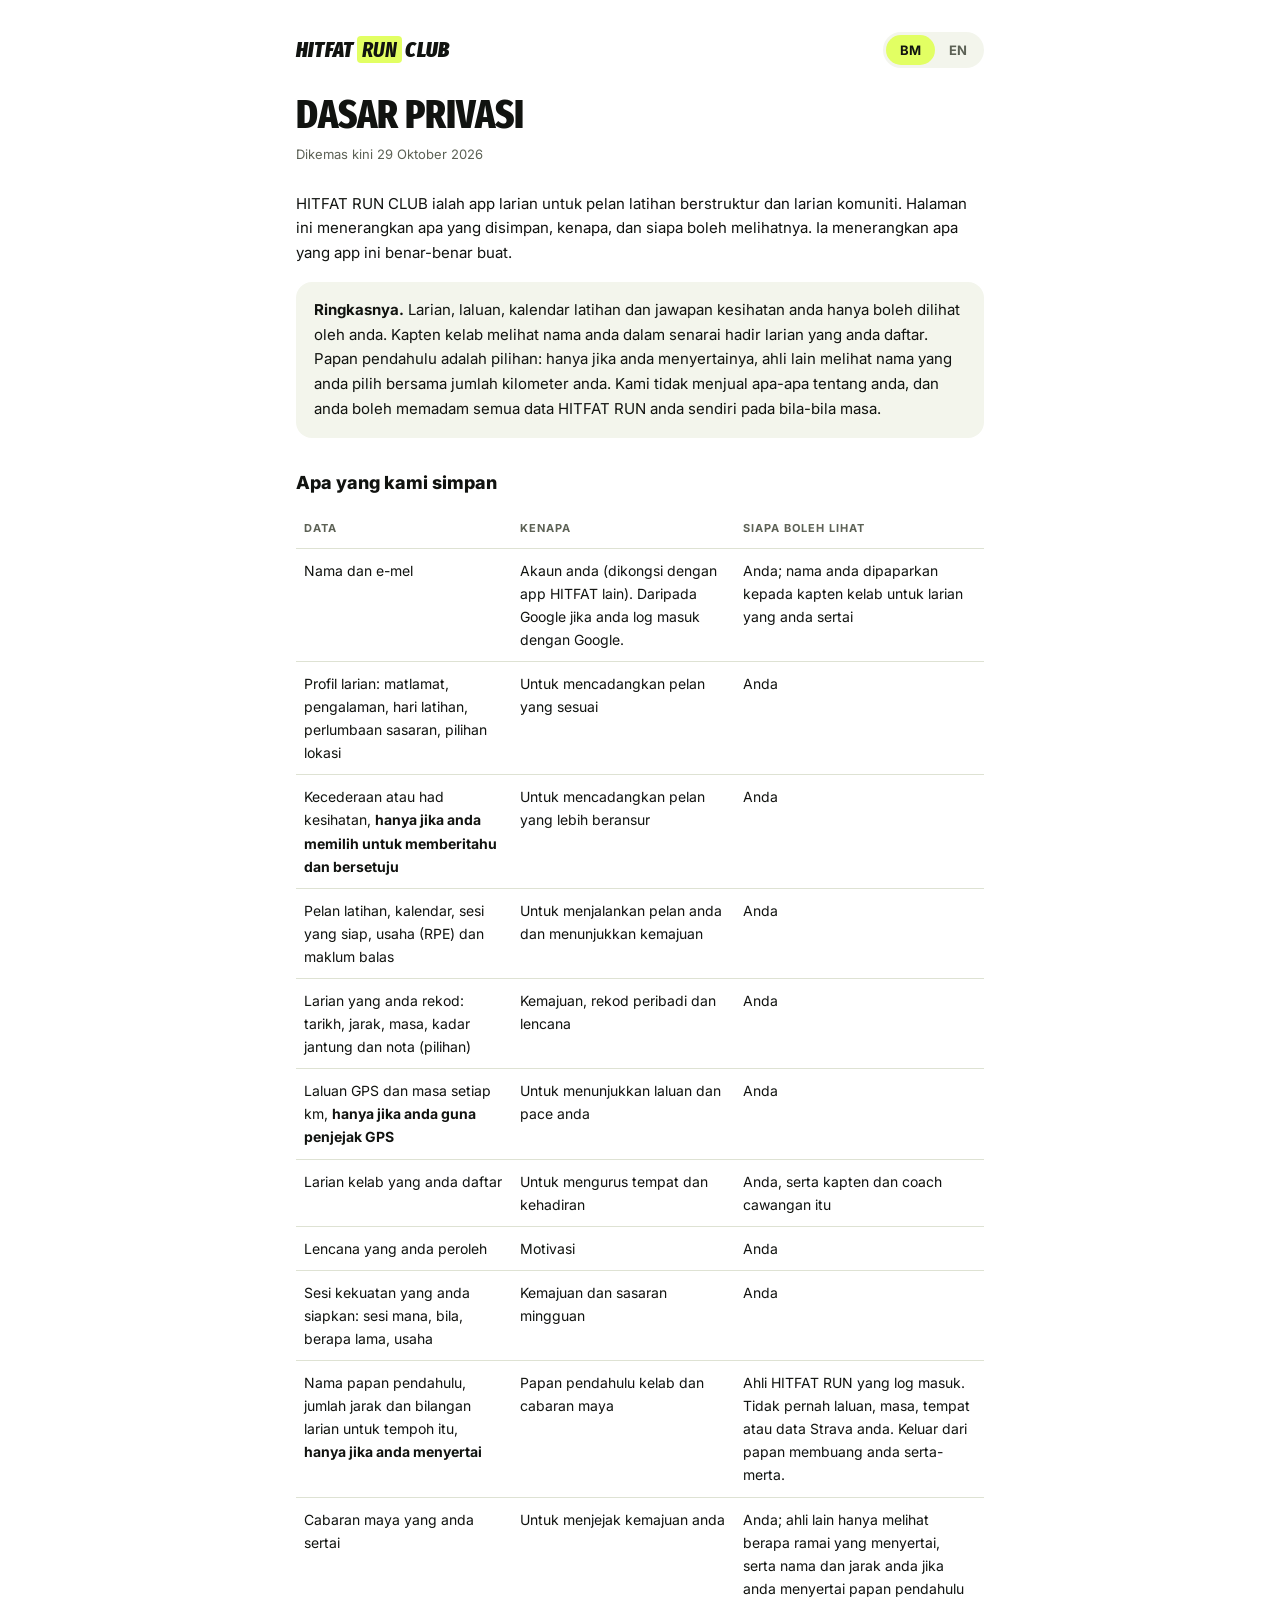
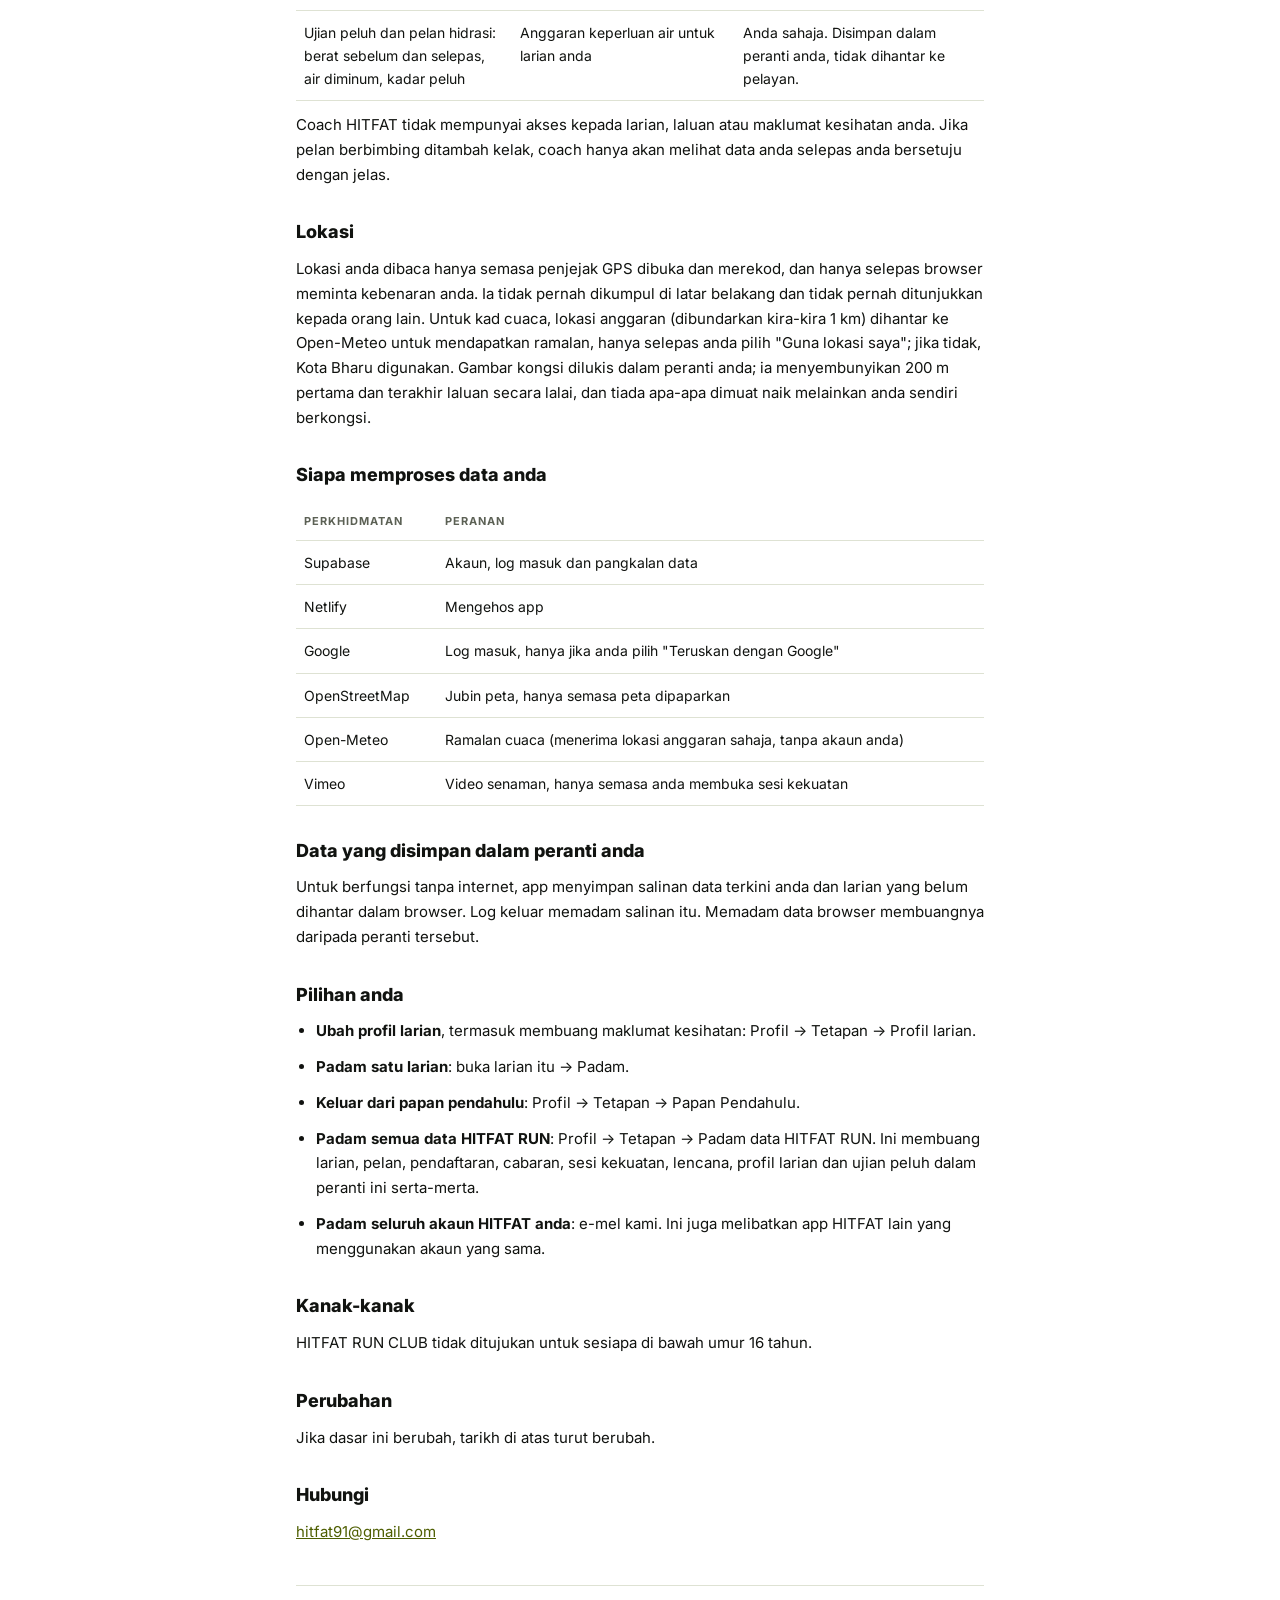
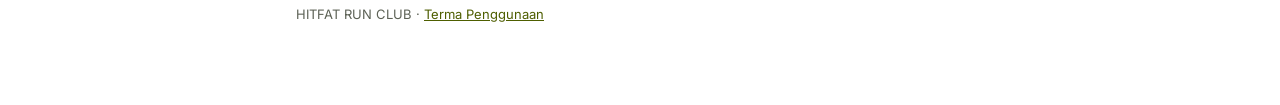
<file: privacy.html>
<!DOCTYPE html>
<html lang="ms">
<head>
<meta charset="UTF-8">
<meta name="viewport" content="width=device-width, initial-scale=1.0, viewport-fit=cover">
<title>Dasar Privasi · Privacy Policy — HITFAT RUN CLUB</title>
<link rel="icon" type="image/png" sizes="32x32" href="/favicon-32.png">
<link rel="stylesheet" href="https://fonts.googleapis.com/css2?family=Fira+Sans+Extra+Condensed:ital,wght@0,800;1,900&family=Inter:wght@400;600;800&display=swap">
<link rel="stylesheet" href="/legal.css">
<script src="/legal.js" defer></script>
</head>
<body>
<div class="wrap">
  <div class="top"><a class="brand" href="/">HITFAT <b>RUN</b> CLUB</a>
    <div class="lang" role="group" aria-label="Bahasa / Language"><button data-lang="ms">BM</button><button data-lang="en">EN</button></div></div>

<section lang="ms">
  <h1>Dasar Privasi</h1>
  <div class="upd">Dikemas kini 29 Oktober 2026</div>

  <p>HITFAT RUN CLUB ialah app larian untuk pelan latihan berstruktur dan larian komuniti. Halaman ini menerangkan
     apa yang disimpan, kenapa, dan siapa boleh melihatnya. Ia menerangkan apa yang app ini benar-benar buat.</p>

  <div class="card"><p><b>Ringkasnya.</b> Larian, laluan, kalendar latihan dan jawapan kesihatan anda hanya boleh dilihat
     oleh anda. Kapten kelab melihat nama anda dalam senarai hadir larian yang anda daftar. Papan pendahulu adalah
     pilihan: hanya jika anda menyertainya, ahli lain melihat nama yang anda pilih bersama jumlah kilometer anda.
     Kami tidak menjual apa-apa tentang anda, dan anda boleh memadam semua data HITFAT RUN anda sendiri pada bila-bila masa.</p></div>

  <h2>Apa yang kami simpan</h2>
  <table>
    <tr><th>Data</th><th>Kenapa</th><th>Siapa boleh lihat</th></tr>
    <tr><td>Nama dan e-mel</td><td>Akaun anda (dikongsi dengan app HITFAT lain). Daripada Google jika anda log masuk dengan Google.</td><td>Anda; nama anda dipaparkan kepada kapten kelab untuk larian yang anda sertai</td></tr>
    <tr><td>Profil larian: matlamat, pengalaman, hari latihan, perlumbaan sasaran, pilihan lokasi</td><td>Untuk mencadangkan pelan yang sesuai</td><td>Anda</td></tr>
    <tr><td>Kecederaan atau had kesihatan, <b>hanya jika anda memilih untuk memberitahu dan bersetuju</b></td><td>Untuk mencadangkan pelan yang lebih beransur</td><td>Anda</td></tr>
    <tr><td>Pelan latihan, kalendar, sesi yang siap, usaha (RPE) dan maklum balas</td><td>Untuk menjalankan pelan anda dan menunjukkan kemajuan</td><td>Anda</td></tr>
    <tr><td>Larian yang anda rekod: tarikh, jarak, masa, kadar jantung dan nota (pilihan)</td><td>Kemajuan, rekod peribadi dan lencana</td><td>Anda</td></tr>
    <tr><td>Laluan GPS dan masa setiap km, <b>hanya jika anda guna penjejak GPS</b></td><td>Untuk menunjukkan laluan dan pace anda</td><td>Anda</td></tr>
    <tr><td>Larian kelab yang anda daftar</td><td>Untuk mengurus tempat dan kehadiran</td><td>Anda, serta kapten dan coach cawangan itu</td></tr>
    <tr><td>Lencana yang anda peroleh</td><td>Motivasi</td><td>Anda</td></tr>
    <tr><td>Sesi kekuatan yang anda siapkan: sesi mana, bila, berapa lama, usaha</td><td>Kemajuan dan sasaran mingguan</td><td>Anda</td></tr>
    <tr><td>Nama papan pendahulu, jumlah jarak dan bilangan larian untuk tempoh itu, <b>hanya jika anda menyertai</b></td><td>Papan pendahulu kelab dan cabaran maya</td><td>Ahli HITFAT RUN yang log masuk. Tidak pernah laluan, masa, tempat atau data Strava anda. Keluar dari papan membuang anda serta-merta.</td></tr>
    <tr><td>Cabaran maya yang anda sertai</td><td>Untuk menjejak kemajuan anda</td><td>Anda; ahli lain hanya melihat berapa ramai yang menyertai, serta nama dan jarak anda jika anda menyertai papan pendahulu</td></tr>
    <tr><td>Ujian peluh dan pelan hidrasi: berat sebelum dan selepas, air diminum, kadar peluh</td><td>Anggaran keperluan air untuk larian anda</td><td>Anda sahaja. Disimpan dalam peranti anda, tidak dihantar ke pelayan.</td></tr>
  </table>
  <p>Coach HITFAT tidak mempunyai akses kepada larian, laluan atau maklumat kesihatan anda. Jika pelan berbimbing
     ditambah kelak, coach hanya akan melihat data anda selepas anda bersetuju dengan jelas.</p>

  <h2>Lokasi</h2>
  <p>Lokasi anda dibaca hanya semasa penjejak GPS dibuka dan merekod, dan hanya selepas browser meminta kebenaran anda.
     Ia tidak pernah dikumpul di latar belakang dan tidak pernah ditunjukkan kepada orang lain. Untuk kad cuaca, lokasi
     anggaran (dibundarkan kira-kira 1 km) dihantar ke Open-Meteo untuk mendapatkan ramalan, hanya selepas anda pilih "Guna lokasi saya";
     jika tidak, Kota Bharu digunakan. Gambar kongsi dilukis dalam peranti anda; ia menyembunyikan 200 m pertama dan terakhir laluan secara lalai, dan tiada apa-apa
     dimuat naik melainkan anda sendiri berkongsi.</p>

  <h2>Siapa memproses data anda</h2>
  <table>
    <tr><th>Perkhidmatan</th><th>Peranan</th></tr>
    <tr><td>Supabase</td><td>Akaun, log masuk dan pangkalan data</td></tr>
    <tr><td>Netlify</td><td>Mengehos app</td></tr>
    <tr><td>Google</td><td>Log masuk, hanya jika anda pilih "Teruskan dengan Google"</td></tr>
    <tr><td>OpenStreetMap</td><td>Jubin peta, hanya semasa peta dipaparkan</td></tr>
    <tr><td>Open-Meteo</td><td>Ramalan cuaca (menerima lokasi anggaran sahaja, tanpa akaun anda)</td></tr>
    <tr><td>Vimeo</td><td>Video senaman, hanya semasa anda membuka sesi kekuatan</td></tr>
  </table>

  <h2>Data yang disimpan dalam peranti anda</h2>
  <p>Untuk berfungsi tanpa internet, app menyimpan salinan data terkini anda dan larian yang belum dihantar dalam browser.
     Log keluar memadam salinan itu. Memadam data browser membuangnya daripada peranti tersebut.</p>

  <h2>Pilihan anda</h2>
  <ul>
    <li><b>Ubah profil larian</b>, termasuk membuang maklumat kesihatan: Profil → Tetapan → Profil larian.</li>
    <li><b>Padam satu larian</b>: buka larian itu → Padam.</li>
    <li><b>Keluar dari papan pendahulu</b>: Profil → Tetapan → Papan Pendahulu.</li>
    <li><b>Padam semua data HITFAT RUN</b>: Profil → Tetapan → Padam data HITFAT RUN. Ini membuang larian, pelan,
        pendaftaran, cabaran, sesi kekuatan, lencana, profil larian dan ujian peluh dalam peranti ini serta-merta.</li>
    <li><b>Padam seluruh akaun HITFAT anda</b>: e-mel kami. Ini juga melibatkan app HITFAT lain yang menggunakan akaun yang sama.</li>
  </ul>

  <h2>Kanak-kanak</h2>
  <p>HITFAT RUN CLUB tidak ditujukan untuk sesiapa di bawah umur 16 tahun.</p>

  <h2>Perubahan</h2>
  <p>Jika dasar ini berubah, tarikh di atas turut berubah.</p>

  <h2>Hubungi</h2>
  <p><a href="mailto:hitfat91@gmail.com">hitfat91@gmail.com</a></p>

  <div class="foot">HITFAT RUN CLUB · <a href="/terms">Terma Penggunaan</a></div>
</section>

<section lang="en">
  <h1>Privacy Policy</h1>
  <div class="upd">Last updated 29 October 2026</div>

  <p>HITFAT RUN CLUB is a running app for structured training plans and community runs. This page explains what
     it stores, why, and who can see it. It describes what the app actually does.</p>

  <div class="card"><p><b>The short version.</b> Your runs, routes, training calendar and health answers are visible
     to you only. Club captains see your name on the attendee list of a run you register for. Leaderboards are
     opt-in: only if you join one do other members see the name you choose with your total kilometres. We do
     not sell anything about you, and you can delete all of your HITFAT RUN data yourself at any time.</p></div>

  <h2>What we store</h2>
  <table>
    <tr><th>Data</th><th>Why</th><th>Who can see it</th></tr>
    <tr><td>Name and email</td><td>Your account (shared with other HITFAT apps). From Google if you sign in with Google.</td><td>You; your name is shown to club captains for runs you join</td></tr>
    <tr><td>Running profile: goal, experience, training days, target race, location preference</td><td>To recommend a suitable plan</td><td>You</td></tr>
    <tr><td>Injury or health limitations, <b>only if you choose to tell us and agree</b></td><td>To suggest a more gradual plan</td><td>You</td></tr>
    <tr><td>Training plan, calendar, completed sessions, effort (RPE) and feedback</td><td>To run your plan and show progress</td><td>You</td></tr>
    <tr><td>Runs you log: date, distance, time, optional heart rate and notes</td><td>Progress, personal bests and badges</td><td>You</td></tr>
    <tr><td>GPS route and splits, <b>only if you use the GPS tracker</b></td><td>To show your route and pace</td><td>You</td></tr>
    <tr><td>Club runs you register for</td><td>To manage places and attendance</td><td>You and that chapter's captains and coaches</td></tr>
    <tr><td>Badges you earn</td><td>Motivation</td><td>You</td></tr>
    <tr><td>Strength sessions you complete: which session, when, how long, effort</td><td>Progress and weekly targets</td><td>You</td></tr>
    <tr><td>Leaderboard name and total distance and number of runs for the period, <b>only if you opt in</b></td><td>Club leaderboards and virtual challenges</td><td>Signed-in HITFAT RUN members. Never your routes, times, places or Strava data. Opting out removes you at once.</td></tr>
    <tr><td>Virtual challenges you join</td><td>To track your progress</td><td>You; other members see only how many joined, and your name and distance if you opted in to leaderboards</td></tr>
    <tr><td>Sweat tests and hydration plans: weight before and after, fluid drunk, sweat rate</td><td>To estimate how much to drink on your runs</td><td>You only. Kept on your device, not sent to our servers.</td></tr>
  </table>
  <p>HITFAT coaches do not have access to your runs, routes or health information. If coached plans are added
     later, a coach will only see your data after you explicitly agree.</p>

  <h2>Location</h2>
  <p>Your location is read only while the GPS tracker is open and recording, and only after your browser asks your
     permission. It is never collected in the background and never shown to other people. For the weather card, an
     approximate location (rounded to about 1 km) is sent to Open-Meteo for a forecast, only after you choose "Use my location";
     otherwise Kota Bharu is used. Share images are drawn on your device; they hide the first and last 200 m of a route by default, and nothing is
     uploaded unless you share it yourself.</p>

  <h2>Who processes your data</h2>
  <table>
    <tr><th>Service</th><th>Role</th></tr>
    <tr><td>Supabase</td><td>Accounts, sign-in and the database</td></tr>
    <tr><td>Netlify</td><td>Hosting the app</td></tr>
    <tr><td>Google</td><td>Sign-in, only if you choose "Continue with Google"</td></tr>
    <tr><td>OpenStreetMap</td><td>Map tiles, only when a map is shown</td></tr>
    <tr><td>Open-Meteo</td><td>Weather forecast (receives an approximate location only, never your account)</td></tr>
    <tr><td>Vimeo</td><td>Workout videos, only while you open a strength session</td></tr>
  </table>

  <h2>Data kept on your device</h2>
  <p>To work offline, the app keeps a copy of your recent data and any runs not yet sent in your browser. Signing out
     clears the cached copy. Clearing your browser data removes it from that device.</p>

  <h2>Your choices</h2>
  <ul>
    <li><b>Edit your running profile</b>, including removing health information: Profile → Settings → Running profile.</li>
    <li><b>Delete a run</b>: open the run → Delete.</li>
    <li><b>Leave the leaderboard</b>: Profile → Settings → Leaderboard.</li>
    <li><b>Delete all HITFAT RUN data</b>: Profile → Settings → Delete HITFAT RUN data. This removes your runs, plans,
        registrations, challenges, strength sessions, badges, running profile and the sweat tests on this device immediately.</li>
    <li><b>Delete your whole HITFAT account</b>: email us. This also affects other HITFAT apps that use the same account.</li>
  </ul>

  <h2>Children</h2>
  <p>HITFAT RUN CLUB is not intended for anyone under 16.</p>

  <h2>Changes</h2>
  <p>If this policy changes, the date at the top changes with it.</p>

  <h2>Contact</h2>
  <p><a href="mailto:hitfat91@gmail.com">hitfat91@gmail.com</a></p>

  <div class="foot">HITFAT RUN CLUB · <a href="/terms">Terms of Use</a></div>
</section>
</div>
</body>
</html>
</file>
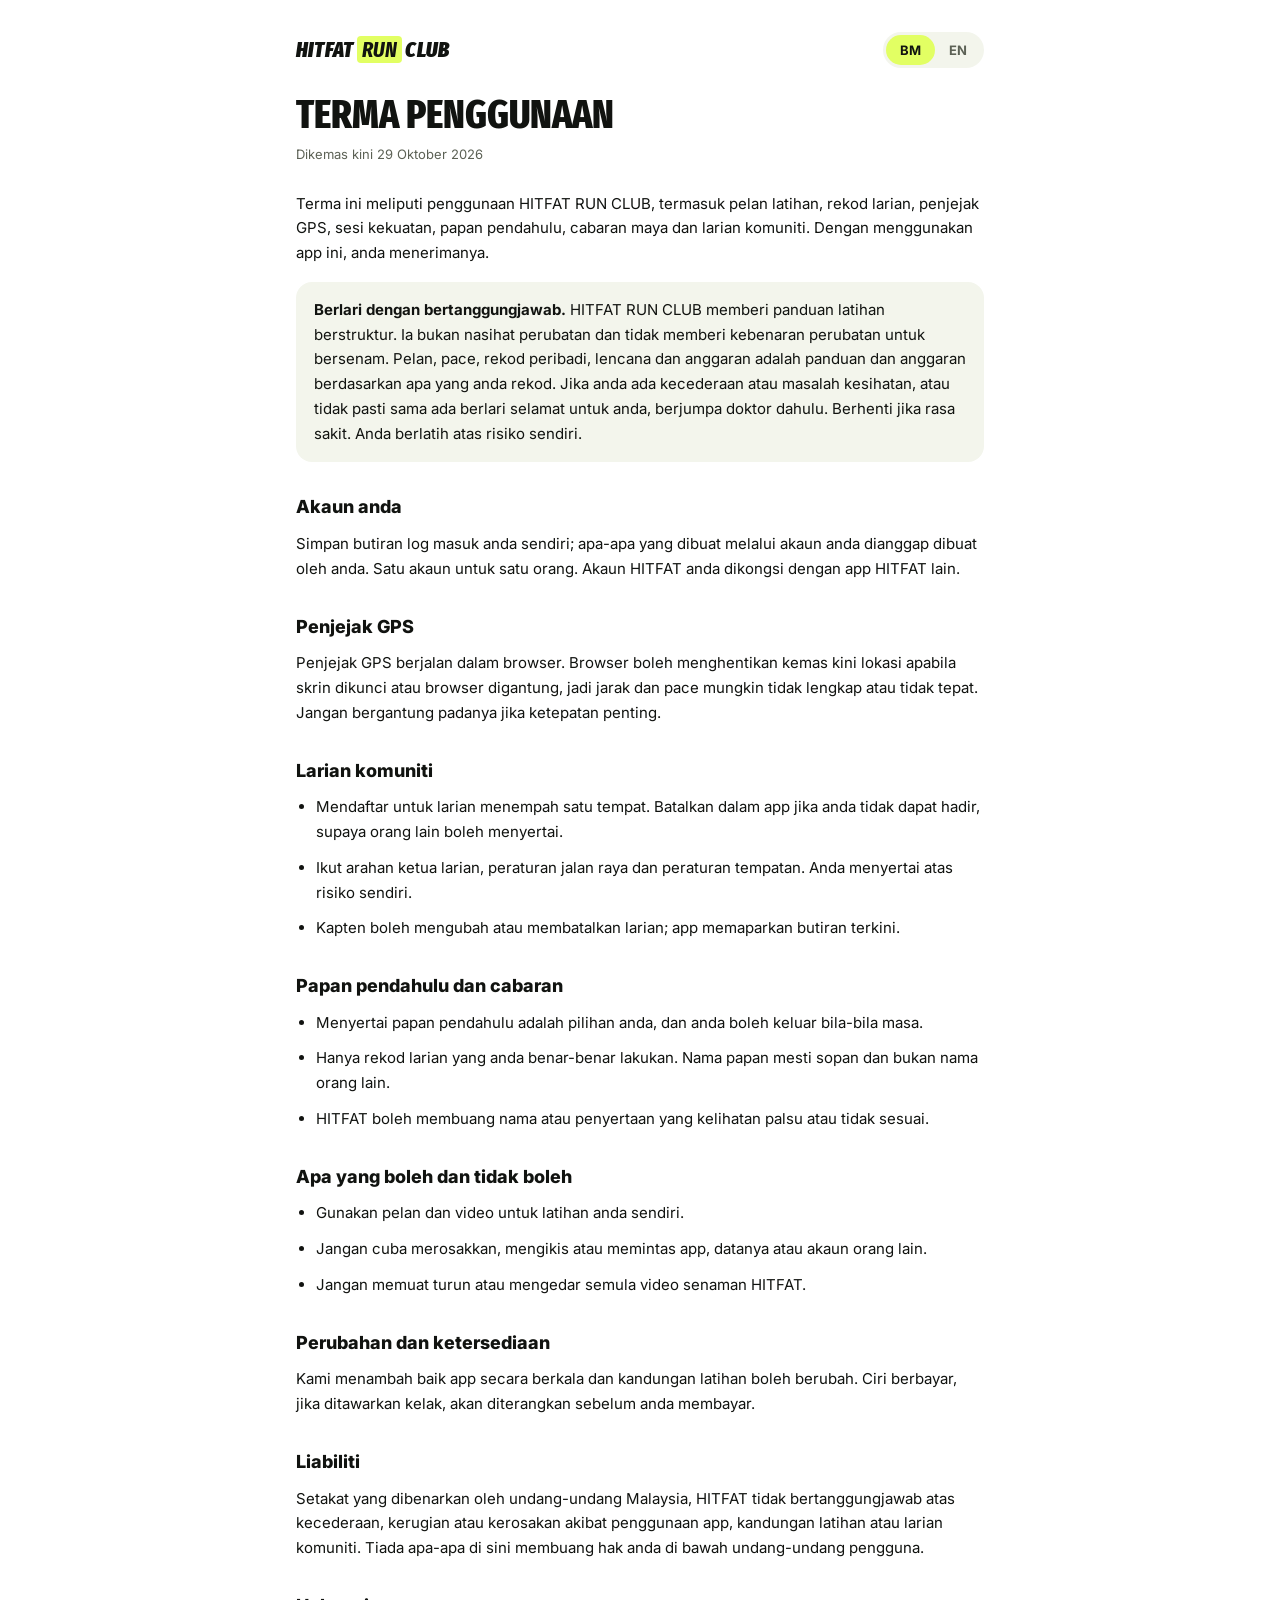
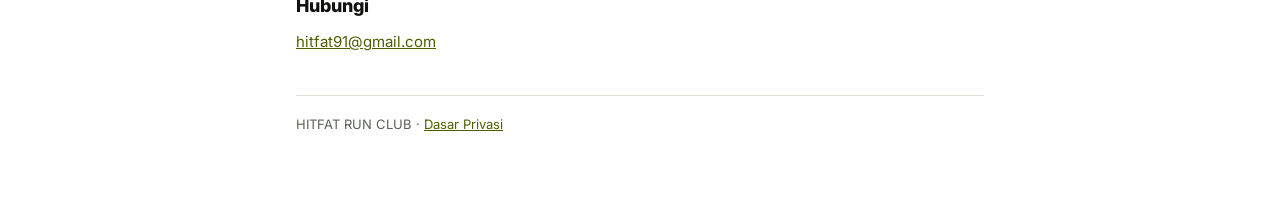
<file: terms.html>
<!DOCTYPE html>
<html lang="ms">
<head>
<meta charset="UTF-8">
<meta name="viewport" content="width=device-width, initial-scale=1.0, viewport-fit=cover">
<title>Terma Penggunaan · Terms of Use — HITFAT RUN CLUB</title>
<link rel="icon" type="image/png" sizes="32x32" href="/favicon-32.png">
<link rel="stylesheet" href="https://fonts.googleapis.com/css2?family=Fira+Sans+Extra+Condensed:ital,wght@0,800;1,900&family=Inter:wght@400;600;800&display=swap">
<link rel="stylesheet" href="/legal.css">
<script src="/legal.js" defer></script>
</head>
<body>
<div class="wrap">
  <div class="top"><a class="brand" href="/">HITFAT <b>RUN</b> CLUB</a>
    <div class="lang" role="group" aria-label="Bahasa / Language"><button data-lang="ms">BM</button><button data-lang="en">EN</button></div></div>

<section lang="ms">
  <h1>Terma Penggunaan</h1>
  <div class="upd">Dikemas kini 29 Oktober 2026</div>

  <p>Terma ini meliputi penggunaan HITFAT RUN CLUB, termasuk pelan latihan, rekod larian, penjejak GPS, sesi kekuatan,
     papan pendahulu, cabaran maya dan larian komuniti. Dengan menggunakan app ini, anda menerimanya.</p>

  <div class="card"><p><b>Berlari dengan bertanggungjawab.</b> HITFAT RUN CLUB memberi panduan latihan berstruktur. Ia bukan
     nasihat perubatan dan tidak memberi kebenaran perubatan untuk bersenam. Pelan, pace, rekod peribadi, lencana dan
     anggaran adalah panduan dan anggaran berdasarkan apa yang anda rekod. Jika anda ada kecederaan atau masalah
     kesihatan, atau tidak pasti sama ada berlari selamat untuk anda, berjumpa doktor dahulu. Berhenti jika rasa sakit.
     Anda berlatih atas risiko sendiri.</p></div>

  <h2>Akaun anda</h2>
  <p>Simpan butiran log masuk anda sendiri; apa-apa yang dibuat melalui akaun anda dianggap dibuat oleh anda. Satu akaun
     untuk satu orang. Akaun HITFAT anda dikongsi dengan app HITFAT lain.</p>

  <h2>Penjejak GPS</h2>
  <p>Penjejak GPS berjalan dalam browser. Browser boleh menghentikan kemas kini lokasi apabila skrin dikunci atau browser
     digantung, jadi jarak dan pace mungkin tidak lengkap atau tidak tepat. Jangan bergantung padanya jika ketepatan penting.</p>


  <h2>Larian komuniti</h2>
  <ul>
    <li>Mendaftar untuk larian menempah satu tempat. Batalkan dalam app jika anda tidak dapat hadir, supaya orang lain boleh menyertai.</li>
    <li>Ikut arahan ketua larian, peraturan jalan raya dan peraturan tempatan. Anda menyertai atas risiko sendiri.</li>
    <li>Kapten boleh mengubah atau membatalkan larian; app memaparkan butiran terkini.</li>
  </ul>

  <h2>Papan pendahulu dan cabaran</h2>
  <ul>
    <li>Menyertai papan pendahulu adalah pilihan anda, dan anda boleh keluar bila-bila masa.</li>
    <li>Hanya rekod larian yang anda benar-benar lakukan. Nama papan mesti sopan dan bukan nama orang lain.</li>
    <li>HITFAT boleh membuang nama atau penyertaan yang kelihatan palsu atau tidak sesuai.</li>
  </ul>

  <h2>Apa yang boleh dan tidak boleh</h2>
  <ul>
    <li>Gunakan pelan dan video untuk latihan anda sendiri.</li>
    <li>Jangan cuba merosakkan, mengikis atau memintas app, datanya atau akaun orang lain.</li>
    <li>Jangan memuat turun atau mengedar semula video senaman HITFAT.</li>
  </ul>

  <h2>Perubahan dan ketersediaan</h2>
  <p>Kami menambah baik app secara berkala dan kandungan latihan boleh berubah. Ciri berbayar, jika ditawarkan kelak,
     akan diterangkan sebelum anda membayar.</p>

  <h2>Liabiliti</h2>
  <p>Setakat yang dibenarkan oleh undang-undang Malaysia, HITFAT tidak bertanggungjawab atas kecederaan, kerugian atau
     kerosakan akibat penggunaan app, kandungan latihan atau larian komuniti. Tiada apa-apa di sini membuang hak anda di
     bawah undang-undang pengguna.</p>

  <h2>Hubungi</h2>
  <p><a href="mailto:hitfat91@gmail.com">hitfat91@gmail.com</a></p>

  <div class="foot">HITFAT RUN CLUB · <a href="/privacy">Dasar Privasi</a></div>
</section>

<section lang="en">
  <h1>Terms of Use</h1>
  <div class="upd">Last updated 29 October 2026</div>

  <p>These terms cover your use of HITFAT RUN CLUB, including its training plans, run logging, the GPS tracker, strength
     sessions, leaderboards, virtual challenges and community runs. Using the app means you accept them.</p>

  <div class="card"><p><b>Run responsibly.</b> HITFAT RUN CLUB provides structured training guidance. It is not medical
     advice and does not give medical clearance to exercise. Plans, paces, personal bests, badges and
     estimates are guidance and estimates based on what you log. If you have an injury or a medical condition, or are unsure
     whether running is safe for you, speak to a doctor first. Stop if you feel pain. You train at your own risk.</p></div>

  <h2>Your account</h2>
  <p>Keep your sign-in details to yourself; anything done through your account is treated as done by you. One account
     is for one person. Your HITFAT account is shared with other HITFAT apps.</p>

  <h2>GPS tracking</h2>
  <p>The GPS tracker runs in your browser. Browsers can stop location updates when the screen locks or the browser is
     suspended, so distance and pace may be incomplete or inaccurate. Do not rely on it where accuracy matters.</p>


  <h2>Community runs</h2>
  <ul>
    <li>Registering for a run reserves a place. Cancel in the app if you cannot come, so someone else can join.</li>
    <li>Follow the run leader's instructions, road rules and local regulations. You take part at your own risk.</li>
    <li>Captains may change or cancel a run; the app shows the latest details.</li>
  </ul>

  <h2>Leaderboards and challenges</h2>
  <ul>
    <li>Joining a leaderboard is your choice, and you can leave at any time.</li>
    <li>Only log runs you actually did. Board names must be polite and not someone else's name.</li>
    <li>HITFAT may remove names or entries that look false or inappropriate.</li>
  </ul>

  <h2>What you may and may not do</h2>
  <ul>
    <li>Use the plans and videos for your own training.</li>
    <li>Do not attempt to break, scrape or work around the app, its data or other people's accounts.</li>
    <li>Do not download or redistribute HITFAT workout videos.</li>
  </ul>

  <h2>Changes and availability</h2>
  <p>We improve the app regularly and training content may change. Paid features, if offered later, will be described
     before you pay.</p>

  <h2>Liability</h2>
  <p>To the extent permitted by Malaysian law, HITFAT is not liable for injury, loss or damage arising from your use of
     the app, its training content or community runs. Nothing here removes rights you have under consumer law.</p>

  <h2>Contact</h2>
  <p><a href="mailto:hitfat91@gmail.com">hitfat91@gmail.com</a></p>

  <div class="foot">HITFAT RUN CLUB · <a href="/privacy">Privacy Policy</a></div>
</section>
</div>
</body>
</html>
</file>
<file: legal.css>
/* Shared by privacy.html and terms.html */
:root{ --bg:#fff; --surface:#F3F5EC; --line:#DEE2D3; --text:#111310; --muted:#5C6155; --link:#4E5E00; }
@media (prefers-color-scheme: dark){ :root{ --bg:#111310; --surface:#1A1D18; --line:#30352B; --text:#fff; --muted:#A3A99A; --link:#E2FF63; } }
*{ box-sizing:border-box; margin:0; padding:0; }
body{ background:var(--bg); color:var(--text); font-family:Inter,system-ui,sans-serif; line-height:1.65; }
.wrap{ max-width:720px; margin:0 auto; padding:32px 16px 80px; }
.brand{ font-family:"Fira Sans Extra Condensed","Arial Narrow",sans-serif; font-weight:900; font-style:italic; font-size:22px; letter-spacing:.01em; display:block; color:var(--text); text-decoration:none; }
.brand b{ background:#E2FF63; color:#111310; padding:0 5px; border-radius:4px; }
h1{ font-family:"Fira Sans Extra Condensed","Arial Narrow",sans-serif; font-weight:800; font-size:40px; text-transform:uppercase; line-height:1.05; margin-bottom:8px; }
h2{ font-size:18px; font-weight:800; margin:30px 0 10px; }
.upd{ color:var(--muted); font-size:13px; margin-bottom:26px; }
p,li{ font-size:15px; margin-bottom:11px; }
ul{ padding-left:20px; }
a{ color:var(--link); }
.card{ background:var(--surface); border-radius:16px; padding:16px 18px; margin:16px 0; }
.card p:last-child{ margin-bottom:0; }
table{ width:100%; border-collapse:collapse; margin:12px 0; font-size:14px; }
th,td{ text-align:left; padding:10px 8px; border-bottom:1px solid var(--line); vertical-align:top; }
th{ color:var(--muted); font-size:11px; letter-spacing:1px; text-transform:uppercase; }
.foot{ margin-top:40px; padding-top:18px; border-top:1px solid var(--line); color:var(--muted); font-size:13px; }
.top{ display:flex; justify-content:space-between; align-items:center; gap:12px; margin-bottom:26px; }
.lang{ display:flex; background:var(--surface); border-radius:999px; padding:3px; }
.lang button{ font:700 13px Inter,sans-serif; border:0; background:none; color:var(--muted); padding:7px 14px; border-radius:999px; cursor:pointer; }
.lang button[aria-pressed="true"]{ background:#E2FF63; color:#111310; }
[hidden]{ display:none !important; }
/* BM first even before legal.js runs; it switches html[lang] */
section[lang="en"]{ display:none; } html[lang="en"] section[lang="en"]{ display:block; } html[lang="en"] section[lang="ms"]{ display:none; }
</file>
